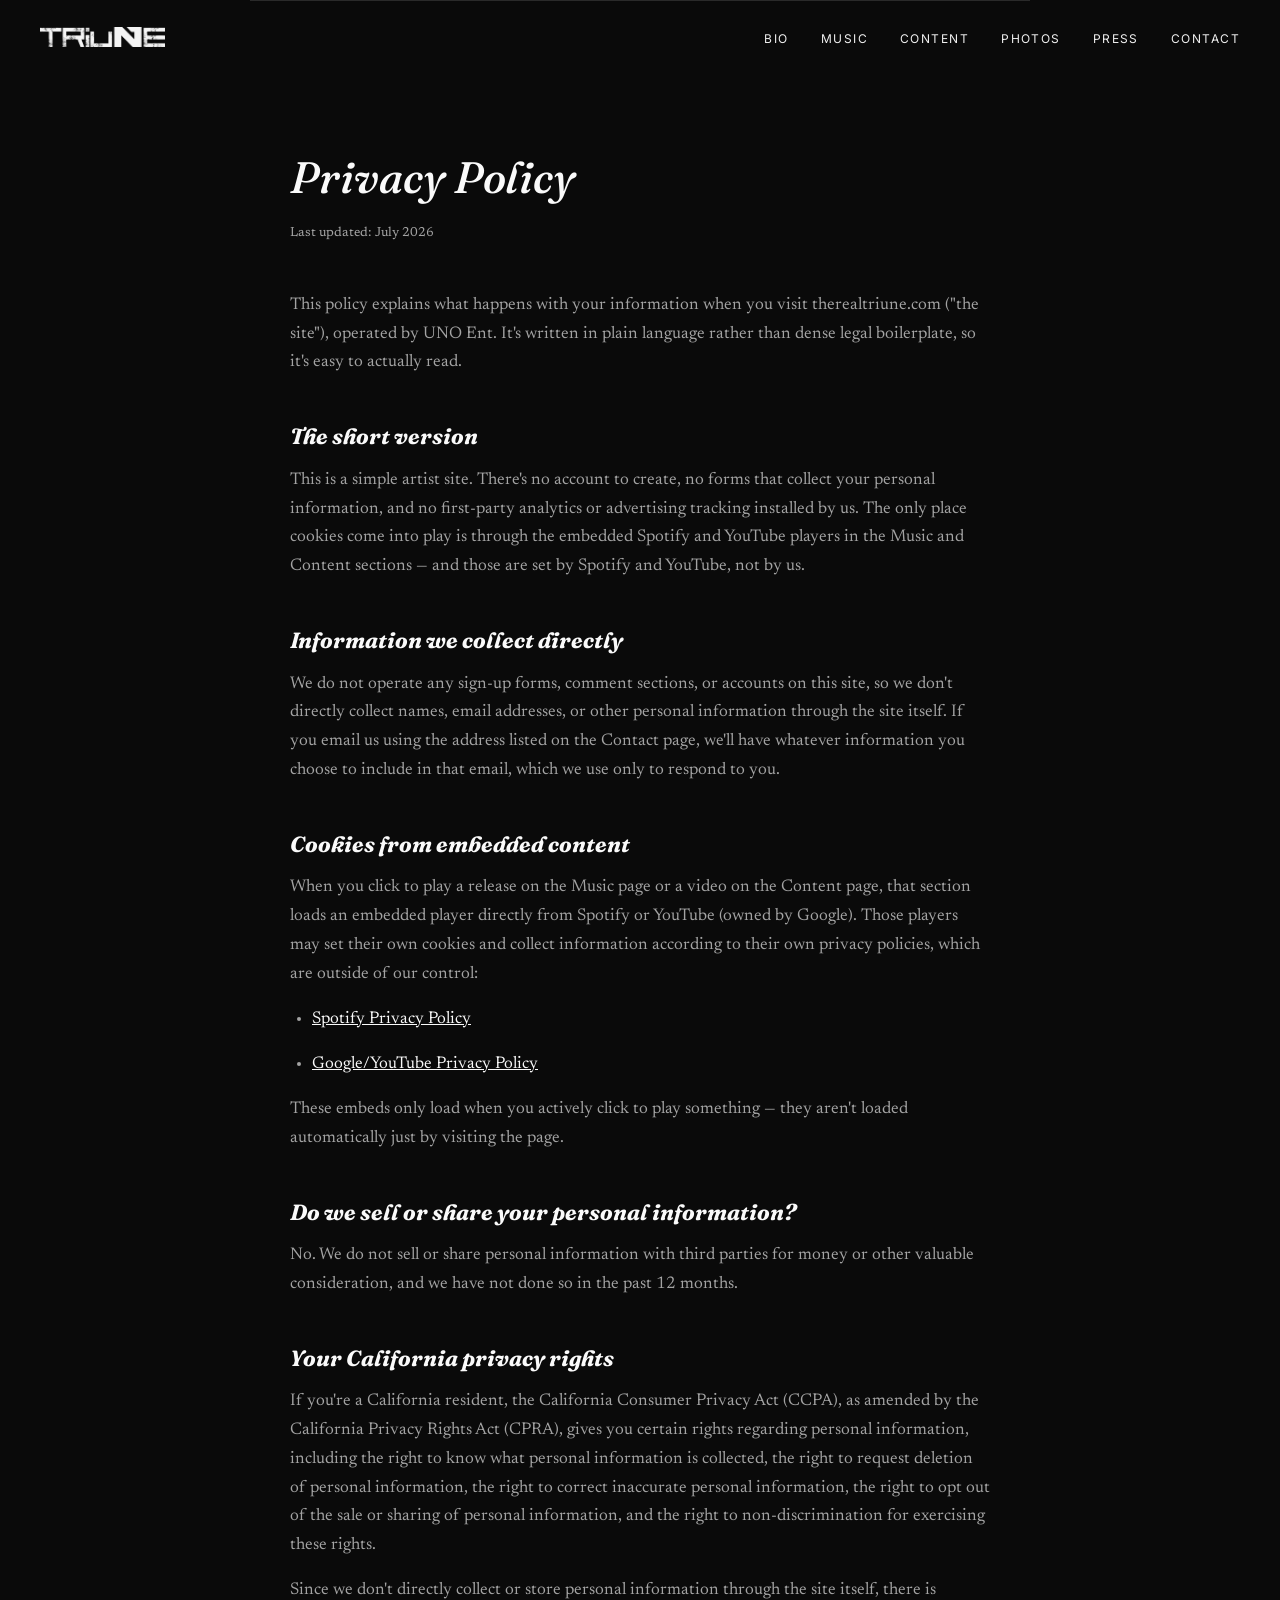
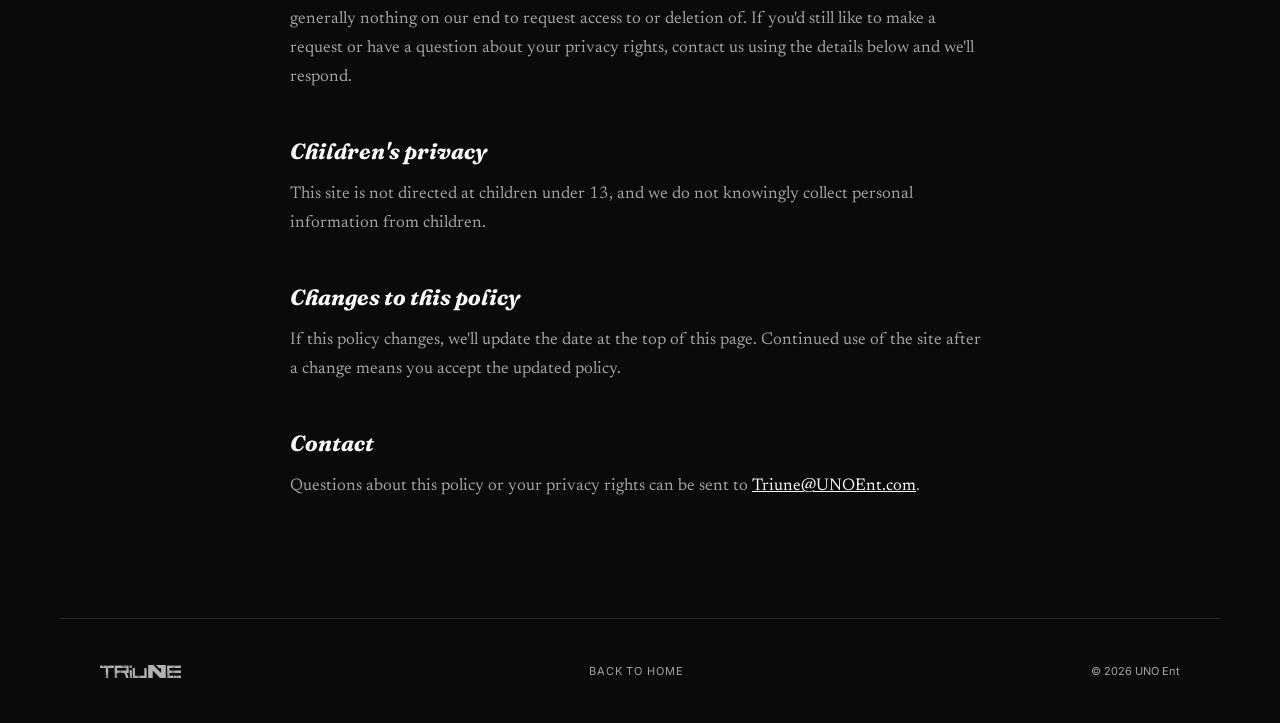
<file: privacy.html>
<!DOCTYPE html>
<html lang="en">
<head>
<meta charset="UTF-8">
<meta name="viewport" content="width=device-width, initial-scale=1.0">
<title>Privacy Policy — Triune</title>
<meta name="description" content="Privacy policy and cookie disclosure for therealtriune.com.">
<meta name="robots" content="noindex">

<link rel="icon" type="image/x-icon" href="images/favicon/favicon.ico">
<link rel="icon" type="image/png" sizes="16x16" href="images/favicon/favicon-16.png">
<link rel="icon" type="image/png" sizes="32x32" href="images/favicon/favicon-32.png">
<link rel="apple-touch-icon" sizes="180x180" href="images/favicon/favicon-180.png">

<link rel="preconnect" href="https://fonts.googleapis.com">
<link rel="preconnect" href="https://fonts.gstatic.com" crossorigin>
<link href="https://fonts.googleapis.com/css2?family=Fraunces:ital,opsz,wght@0,9..144,300;0,9..144,500;0,9..144,600;1,9..144,400;1,9..144,500&family=Newsreader:ital,opsz,wght@0,6..72,400;0,6..72,500;1,6..72,400&family=Inter:wght@400;500;600&display=swap" rel="stylesheet">

<link rel="stylesheet" href="css/style.css">
<style>
  .legal-page { max-width: 780px; margin: 0 auto; padding: 140px 40px 100px; }
  .legal-page h2 { font-family: var(--display); font-style: italic; font-size: clamp(32px, 5vw, 44px); margin: 0 0 8px; }
  .legal-page .updated { color: var(--text-dim); font-size: 13px; margin: 0 0 48px; }
  .legal-page h3 { font-family: var(--display); font-style: italic; font-size: 22px; margin: 40px 0 12px; }
  .legal-page p, .legal-page li { font-family: var(--serif-body); color: var(--text-dim); font-size: 17px; line-height: 1.7; margin: 0 0 16px; }
  .legal-page ul { padding-left: 22px; margin: 0 0 16px; }
  .legal-page a { color: var(--text); }
  .legal-page a:hover { color: var(--text-dim); }
  @media (max-width: 780px) { .legal-page { padding: 110px 20px 70px; } }
</style>
</head>
<body>

<header class="site-header">
  <div class="header-left">
    <a href="index.html" class="brand">
      <img src="images/triune-logo.png" alt="Triune" class="brand-logo">
    </a>
  </div>
  <nav class="main-nav">
    <button class="nav-toggle" id="navToggle" aria-label="Open menu" aria-expanded="false">
      <span></span><span></span><span></span>
    </button>
    <ul id="navList">
      <li><a href="index.html#bio">Bio</a></li>
      <li><a href="index.html#music">Music</a></li>
      <li><a href="index.html#content">Content</a></li>
      <li><a href="index.html#photos">Photos</a></li>
      <li><a href="index.html#press">Press</a></li>
      <li><a href="index.html#contact">Contact</a></li>
    </ul>
  </nav>
</header>

<main>
  <section class="legal-page">
    <h2>Privacy Policy</h2>
    <p class="updated">Last updated: July 2026</p>

    <p>This policy explains what happens with your information when you visit therealtriune.com ("the site"), operated by UNO Ent. It's written in plain language rather than dense legal boilerplate, so it's easy to actually read.</p>

    <h3>The short version</h3>
    <p>This is a simple artist site. There's no account to create, no forms that collect your personal information, and no first-party analytics or advertising tracking installed by us. The only place cookies come into play is through the embedded Spotify and YouTube players in the Music and Content sections — and those are set by Spotify and YouTube, not by us.</p>

    <h3>Information we collect directly</h3>
    <p>We do not operate any sign-up forms, comment sections, or accounts on this site, so we don't directly collect names, email addresses, or other personal information through the site itself. If you email us using the address listed on the Contact page, we'll have whatever information you choose to include in that email, which we use only to respond to you.</p>

    <h3>Cookies from embedded content</h3>
    <p>When you click to play a release on the Music page or a video on the Content page, that section loads an embedded player directly from Spotify or YouTube (owned by Google). Those players may set their own cookies and collect information according to their own privacy policies, which are outside of our control:</p>
    <ul>
      <li><a href="https://www.spotify.com/legal/privacy-policy/" target="_blank" rel="noopener">Spotify Privacy Policy</a></li>
      <li><a href="https://policies.google.com/privacy" target="_blank" rel="noopener">Google/YouTube Privacy Policy</a></li>
    </ul>
    <p>These embeds only load when you actively click to play something — they aren't loaded automatically just by visiting the page.</p>

    <h3>Do we sell or share your personal information?</h3>
    <p>No. We do not sell or share personal information with third parties for money or other valuable consideration, and we have not done so in the past 12 months.</p>

    <h3>Your California privacy rights</h3>
    <p>If you're a California resident, the California Consumer Privacy Act (CCPA), as amended by the California Privacy Rights Act (CPRA), gives you certain rights regarding personal information, including the right to know what personal information is collected, the right to request deletion of personal information, the right to correct inaccurate personal information, the right to opt out of the sale or sharing of personal information, and the right to non-discrimination for exercising these rights.</p>
    <p>Since we don't directly collect or store personal information through the site itself, there is generally nothing on our end to request access to or deletion of. If you'd still like to make a request or have a question about your privacy rights, contact us using the details below and we'll respond.</p>

    <h3>Children's privacy</h3>
    <p>This site is not directed at children under 13, and we do not knowingly collect personal information from children.</p>

    <h3>Changes to this policy</h3>
    <p>If this policy changes, we'll update the date at the top of this page. Continued use of the site after a change means you accept the updated policy.</p>

    <h3>Contact</h3>
    <p>Questions about this policy or your privacy rights can be sent to <a href="mailto:Triune@UNOEnt.com">Triune@UNOEnt.com</a>.</p>
  </section>
</main>

<footer class="site-footer">
  <img src="images/triune-logo.png" alt="Triune" class="footer-logo">
  <a href="index.html">Back to home</a>
  <p>&copy; <span id="year"></span> UNO Ent</p>
</footer>

<script>
  document.getElementById("year").textContent = new Date().getFullYear();
  const toggle = document.getElementById("navToggle");
  const list = document.getElementById("navList");
  toggle.addEventListener("click", () => {
    const open = list.classList.toggle("open");
    toggle.setAttribute("aria-expanded", String(open));
  });
</script>
</body>
</html>
</file>
<file: css/style.css>
/* ===== Design tokens ===== */
:root {
  --bg: #0a0a0a;
  --bg-alt: #141414;
  --line: #2a2a2a;
  --text: #fafafa;
  --text-dim: #a3a3a3;

  --display: 'Fraunces', Georgia, serif;
  --serif-body: 'Newsreader', Georgia, serif;
  --body: 'Inter', -apple-system, sans-serif;
  --mono: 'Courier New', monospace;

  --max: 1160px;
}

* { box-sizing: border-box; }
html { scroll-behavior: smooth; }

body {
  margin: 0;
  background: var(--bg);
  color: var(--text);
  font-family: var(--body);
  line-height: 1.65;
  -webkit-font-smoothing: antialiased;
}

a { color: inherit; }
img { max-width: 100%; display: block; }
.mono { font-family: var(--mono); }

.eyebrow {
  font-size: 12px;
  text-transform: uppercase;
  letter-spacing: 0.16em;
  color: var(--text-dim);
  margin: 0 0 10px;
}

@media (prefers-reduced-motion: reduce) {
  html { scroll-behavior: auto; }
  * { animation-duration: 0.01ms !important; transition-duration: 0.01ms !important; }
}

/* ===== Header ===== */
.site-header {
  position: fixed;
  top: 0; left: 0; right: 0;
  z-index: 100;
  display: flex;
  align-items: center;
  justify-content: space-between;
  padding: 24px 40px;
  mix-blend-mode: difference;
}
.header-left { display: flex; align-items: center; gap: 14px; }
.brand-logo { height: 20px; width: auto; }

.main-nav ul {
  display: flex;
  gap: 32px;
  list-style: none;
  margin: 0;
  padding: 0;
}

.main-nav a {
  text-decoration: none;
  font-size: 12px;
  text-transform: uppercase;
  letter-spacing: 0.12em;
  color: var(--text);
  padding-bottom: 3px;
  border-bottom: 1px solid transparent;
  transition: border-color 0.2s ease;
}
.main-nav a:hover, .main-nav a:focus-visible { border-color: var(--text); }

.nav-toggle {
  display: none;
  flex-direction: column;
  gap: 5px;
  background: none;
  border: 0;
  cursor: pointer;
  padding: 4px;
}
.nav-toggle span { width: 22px; height: 2px; background: var(--text); }

/* ===== Hero ===== */
.hero {
  position: relative;
  height: 100vh;
  min-height: 620px;
  display: flex;
  flex-direction: column;
  justify-content: flex-end;
  overflow: hidden;
}
.hero-bg {
  position: absolute;
  inset: 0;
  width: 100%;
  height: 100%;
  object-fit: cover;
  object-position: center 20%;
  filter: grayscale(1) contrast(1.12);
}
.hero-scrim {
  position: absolute;
  inset: 0;
  background: linear-gradient(180deg, rgba(10,10,10,0.25) 0%, rgba(10,10,10,0.3) 45%, rgba(10,10,10,0.97) 100%);
}
.hero-inner {
  position: relative;
  z-index: 1;
  padding: 0 40px 20px;
  max-width: var(--max);
  margin: 0 auto;
  width: 100%;
}
.hero-logo { width: min(600px, 82vw); height: auto; margin-bottom: 22px; }
.hero-sub {
  font-family: var(--display);
  font-weight: 300;
  color: var(--text-dim);
  font-size: 20px;
  max-width: 46ch;
  margin: 0 0 30px;
  line-height: 1.4;
}
.hero-actions { display: flex; gap: 14px; }

.btn {
  display: inline-block;
  padding: 13px 28px;
  font-size: 12px;
  text-transform: uppercase;
  letter-spacing: 0.1em;
  text-decoration: none;
  transition: opacity 0.15s ease;
}
.btn-primary { background: var(--text); color: var(--bg); }
.btn-primary:hover { opacity: 0.85; }
.btn-ghost { border: 1px solid var(--text); color: var(--text); }
.btn-ghost:hover { background: rgba(255,255,255,0.08); }

/* ===== Section shell ===== */
main section {
  max-width: var(--max);
  margin: 0 auto;
  padding: 100px 40px;
  border-top: 1px solid var(--line);
}

main section h2 {
  font-family: var(--display);
  font-weight: 500;
  font-style: italic;
  font-size: clamp(40px, 5.5vw, 60px);
  margin: 0 0 14px;
}
.section-note { color: var(--text-dim); margin: 0 0 48px; font-size: 15px; }

.filter-row { display: flex; align-items: center; gap: 14px; margin: -24px 0 36px; }
.filter-label {
  font-size: 11px;
  text-transform: uppercase;
  letter-spacing: 0.14em;
  color: var(--text-dim);
}
.filter-select {
  appearance: none;
  background: transparent;
  border: none;
  border-bottom: 1px solid var(--text);
  color: var(--text);
  font-family: var(--display);
  font-style: italic;
  font-size: 17px;
  padding: 4px 26px 6px 2px;
  cursor: pointer;
  background-image: url("data:image/svg+xml;utf8,<svg xmlns='http://www.w3.org/2000/svg' width='10' height='6'><path d='M0 0 L5 6 L10 0' fill='none' stroke='white' stroke-width='1.4'/></svg>");
  background-repeat: no-repeat;
  background-position: right 4px center;
}
.filter-select:focus-visible { outline: 1px solid var(--text-dim); outline-offset: 4px; }
.filter-select option { background: var(--bg); color: var(--text); font-style: normal; }

/* ===== Bio ===== */
.bio-grid { display: grid; grid-template-columns: 1.25fr 1fr; gap: 64px; align-items: start; }
.bio-copy p { font-family: var(--serif-body); color: var(--text-dim); font-size: 20px; line-height: 1.7; margin: 0 0 22px; }
.bio-copy em { color: var(--text); font-style: italic; font-family: var(--display); }
.drop-cap::first-letter {
  font-family: var(--display);
  font-style: italic;
  font-size: 76px;
  font-weight: 500;
  float: left;
  line-height: 0.8;
  margin: 8px 10px 0 0;
  color: var(--text);
}
.pull-quote {
  font-family: var(--display);
  font-style: italic;
  font-weight: 400;
  font-size: 28px;
  line-height: 1.35;
  color: var(--text);
  margin: 36px 0;
  padding-left: 24px;
  border-left: 2px solid var(--text);
}
.bio-photo { width: 100%; height: 100%; object-fit: cover; filter: grayscale(1); max-height: 560px; }

/* ===== Music ===== */
.tape-grid { display: flex; flex-direction: column; }

.tape-thumb {
  width: 44px;
  height: 44px;
  object-fit: cover;
  flex-shrink: 0;
}
.tape-thumb-empty {
  display: block;
  background: var(--bg-alt, #141414);
  border: 1px solid var(--line);
}

.tape-card {
  display: grid;
  grid-template-columns: 56px 1fr auto;
  align-items: center;
  gap: 20px;
  padding: 14px 0;
  border-bottom: 1px solid var(--line);
  text-decoration: none;
  color: var(--text);
  transition: opacity 0.15s ease;
}
.tape-card:hover, .tape-card:focus-visible { opacity: 0.55; }
.tape-card .tape-title { font-family: var(--display); font-style: italic; font-weight: 500; font-size: 19px; }
.tape-card .tape-side { font-size: 11px; text-transform: uppercase; letter-spacing: 0.08em; color: var(--text-dim); white-space: nowrap; }

.tape-card-local {
  display: grid;
  grid-template-columns: 56px 1fr;
  grid-template-areas: "idx title" "idx audio" "idx side";
  gap: 4px 20px;
  padding: 14px 0;
  border-bottom: 1px solid var(--line);
}
.tape-card-local .tape-thumb { grid-area: idx; }
.tape-card-local .tape-title { grid-area: title; font-family: var(--display); font-style: italic; font-weight: 500; font-size: 19px; }
.tape-card-local audio { grid-area: audio; width: 100%; height: 32px; filter: invert(1) grayscale(1); margin: 6px 0; }
.tape-card-local .tape-side { grid-area: side; font-size: 11px; text-transform: uppercase; letter-spacing: 0.08em; color: var(--text-dim); }

.tape-card-album { border-bottom: 1px solid var(--line); }
.tape-album-toggle {
  appearance: none;
  -webkit-appearance: none;
  width: 100%;
  display: grid;
  grid-template-columns: 56px minmax(0, 1fr) 24px;
  align-items: center;
  gap: 20px;
  padding: 14px 0;
  background: none;
  border: none;
  color: var(--text);
  text-align: left;
  font-family: var(--body);
  cursor: pointer;
}
.tape-album-toggle .tape-title { font-family: var(--display); font-style: italic; font-weight: 500; font-size: 19px; }
.tape-album-caret { display: flex; align-items: center; justify-content: flex-end; }
.toggle-icon { width: 16px; height: auto; opacity: 0.7; transition: transform 0.25s ease, opacity 0.15s ease; }
.tape-album-toggle:hover .toggle-icon { opacity: 1; }
.tape-album-toggle[aria-expanded="true"] .toggle-icon { transform: rotate(90deg); opacity: 1; }

.tape-album-body { padding: 4px 0 32px; }
.tape-album-meta {
  font-size: 11px;
  text-transform: uppercase;
  letter-spacing: 0.08em;
  color: var(--text-dim);
  margin: 0 0 18px;
}
.tape-album-layout { display: grid; grid-template-columns: 240px 1fr; gap: 32px; align-items: start; }
.tape-album-cover { width: 100%; aspect-ratio: 1; object-fit: cover; }
.tape-album-player { width: 100%; height: 34px; filter: invert(1) grayscale(1); margin-bottom: 18px; }
.tape-simple-player { width: 100%; height: 34px; filter: invert(1) grayscale(1); }
.tape-listen-btn { display: inline-block; }
.tape-link-tbd { color: var(--text-dim); font-size: 14px; margin: 0; }
.tape-embed { display: block; border-radius: 8px; }

.tape-tracklist { list-style: none; margin: 0; padding: 0; display: grid; gap: 2px; }
.track-btn {
  appearance: none;
  -webkit-appearance: none;
  width: 100%;
  display: flex;
  align-items: center;
  gap: 16px;
  background: none;
  border: none;
  color: var(--text-dim);
  text-align: left;
  padding: 9px 12px;
  cursor: pointer;
  font-family: var(--body);
  font-size: 15px;
  border-radius: 2px;
  transition: background 0.15s ease, color 0.15s ease;
}
.track-btn:hover { background: rgba(255,255,255,0.05); color: var(--text); }
.track-btn.playing { color: var(--text); background: rgba(255,255,255,0.08); }
.track-btn .track-num { font-size: 12px; color: var(--text-dim); width: 20px; }
.track-btn.playing .track-num { color: var(--text); }

/* ===== Photos — asymmetric editorial spread ===== */
.photo-grid {
  display: grid;
  grid-template-columns: repeat(6, 1fr);
  grid-auto-rows: 150px;
  gap: 4px;
}
.photo-grid img {
  width: 100%;
  height: 100%;
  object-fit: cover;
  filter: grayscale(1) contrast(1.05);
  transition: filter 0.2s ease;
}
.photo-grid img:hover { filter: grayscale(0.2) contrast(1.05); }
.photo-grid .photo-tile:nth-child(6n+1) { grid-column: span 4; grid-row: span 3; }
.photo-grid .photo-tile:nth-child(6n+2) { grid-column: span 2; grid-row: span 2; }
.photo-grid .photo-tile:nth-child(6n+3) { grid-column: span 2; grid-row: span 2; }
.photo-grid .photo-tile:nth-child(6n+4) { grid-column: span 2; grid-row: span 3; }
.photo-grid .photo-tile:nth-child(6n+5) { grid-column: span 3; grid-row: span 2; }
.photo-grid .photo-tile:nth-child(6n) { grid-column: span 3; grid-row: span 2; }
.photo-tile {
  appearance: none;
  -webkit-appearance: none;
  display: block;
  width: 100%;
  height: 100%;
  background: none;
  border: none;
  padding: 0;
  margin: 0;
  cursor: pointer;
}

/* ===== Lightbox ===== */
.lightbox {
  position: fixed;
  inset: 0;
  z-index: 1000;
  background: rgba(10,10,10,0.97);
  display: flex;
  align-items: center;
  justify-content: center;
  padding: 40px;
  opacity: 0;
  transition: opacity 0.2s ease;
}
.lightbox[hidden] { display: none; }
.lightbox.open { opacity: 1; }
.lightbox-img {
  max-width: 100%;
  max-height: 100%;
  object-fit: contain;
  filter: grayscale(1) contrast(1.05);
  box-shadow: 0 30px 80px -20px rgba(0,0,0,0.7);
}
.lightbox-close {
  position: absolute;
  top: 24px;
  right: 32px;
  appearance: none;
  -webkit-appearance: none;
  background: none;
  border: none;
  color: var(--text);
  font-size: 36px;
  line-height: 1;
  font-family: var(--body);
  cursor: pointer;
  padding: 8px;
}
.lightbox-close:hover { color: var(--text-dim); }

.lightbox-nav {
  position: absolute;
  top: 50%;
  transform: translateY(-50%);
  appearance: none;
  -webkit-appearance: none;
  width: 56px;
  height: 56px;
  border-radius: 50%;
  background: rgba(10,10,10,0.4);
  border: 1px solid rgba(250,250,250,0.25);
  color: var(--text);
  font-size: 28px;
  font-family: var(--body);
  line-height: 1;
  cursor: pointer;
  display: flex;
  align-items: center;
  justify-content: center;
  transition: background 0.15s ease, border-color 0.15s ease;
}
.lightbox-nav:hover { background: rgba(10,10,10,0.7); border-color: rgba(250,250,250,0.5); }
.lightbox-prev { left: 20px; }
.lightbox-next { right: 20px; }

/* ===== Content ===== */
.content-group { margin-bottom: 56px; }
.content-group:last-child { margin-bottom: 0; }
.content-group h3 {
  font-family: var(--display);
  font-style: italic;
  font-weight: 500;
  font-size: 22px;
  margin: 0 0 20px;
}

.video-grid {
  display: grid;
  grid-template-columns: repeat(6, 1fr);
  grid-auto-rows: 240px;
  gap: 16px;
}
/* Row 1: hero + small */
.video-grid .video-tile:nth-child(1) { grid-column: span 4; }
.video-grid .video-tile:nth-child(2) { grid-column: span 2; }
/* Row 2: even trio */
.video-grid .video-tile:nth-child(3),
.video-grid .video-tile:nth-child(4),
.video-grid .video-tile:nth-child(5) { grid-column: span 2; }
/* Row 3: closing pair */
.video-grid .video-tile:nth-child(6),
.video-grid .video-tile:nth-child(7) { grid-column: span 3; }
/* Anything beyond 7 falls back to a simple repeating rhythm */
.video-grid .video-tile:nth-child(n+8) { grid-column: span 3; }

.video-tile {
  appearance: none;
  -webkit-appearance: none;
  position: relative;
  display: block;
  width: 100%;
  height: 100%;
  overflow: hidden;
  text-decoration: none;
  color: var(--text);
  background: none;
  border: none;
  padding: 0;
  margin: 0;
  font-family: var(--body);
  cursor: pointer;
}
.video-frame {
  position: absolute;
  inset: 0;
  width: 100%;
  height: 100%;
  border: 0;
}
.video-thumb {
  position: absolute;
  inset: 0;
  width: 100%;
  height: 100%;
  object-fit: cover;
  filter: grayscale(1) contrast(1.05);
  transition: filter 0.2s ease, transform 0.3s ease;
}
.video-tile:hover .video-thumb { filter: grayscale(0.2) contrast(1.05); transform: scale(1.03); }
.video-thumb-empty {
  background:
    repeating-linear-gradient(135deg, var(--bg-alt, #141414), var(--bg-alt, #141414) 10px, #1c1812 10px, #1c1812 20px);
}


.video-play {
  position: absolute;
  top: 50%;
  left: 50%;
  transform: translate(-50%, -50%);
  width: 46px;
  height: 46px;
  border-radius: 50%;
  background: rgba(10,10,10,0.55);
  border: 1px solid rgba(250,250,250,0.5);
  display: flex;
  align-items: center;
  justify-content: center;
  opacity: 0;
  transition: opacity 0.2s ease, background 0.2s ease;
}
.video-tile:hover .video-play { opacity: 1; background: rgba(10,10,10,0.75); }
.video-play i {
  display: block;
  width: 0;
  height: 0;
  margin-left: 3px;
  border-top: 7px solid transparent;
  border-bottom: 7px solid transparent;
  border-left: 12px solid var(--text);
}

.video-caption {
  position: absolute;
  left: 0; right: 0; bottom: 0;
  padding: 16px 18px;
  background: linear-gradient(0deg, rgba(10,10,10,0.95) 0%, rgba(10,10,10,0.55) 65%, transparent 100%);
  display: flex;
  flex-direction: column;
  gap: 3px;
}
.video-tile-title {
  font-family: var(--display);
  font-style: italic;
  font-weight: 500;
  font-size: 17px;
  line-height: 1.3;
  text-align: left;
}
.video-tile-credit { font-size: 10px; color: var(--text-dim); text-transform: uppercase; letter-spacing: 0.06em; }

/* ===== Press ===== */
.press-list { list-style: none; margin: 0; padding: 0; }
.press-list li {
  border-bottom: 1px solid var(--line);
  padding: 18px 0;
  display: flex;
  justify-content: space-between;
  gap: 16px;
  flex-wrap: wrap;
}
.press-list a { text-decoration: none; color: var(--text); font-weight: 500; font-size: 17px; font-family: var(--display); }
.press-list a:hover { color: var(--text-dim); }
.press-date { font-size: 13px; color: var(--text-dim); white-space: nowrap; }

/* ===== Contact ===== */
.contact-grid { display: grid; grid-template-columns: 1fr 1fr; gap: 48px; }
.contact-label { text-transform: uppercase; font-size: 11px; letter-spacing: 0.14em; color: var(--text-dim); margin: 0 0 10px; }
.contact-block p { margin: 4px 0; font-size: 13px; color: var(--text-dim); }
.contact-block a { text-decoration: none; text-transform: uppercase; letter-spacing: 0.06em; }
.contact-block a:hover { color: var(--text); }
.social-list { list-style: none; padding: 0; margin: 0; display: flex; flex-wrap: wrap; gap: 16px; }
.social-list a {
  display: flex;
  align-items: center;
  justify-content: center;
  width: 34px;
  height: 34px;
  color: var(--text-dim);
  transition: color 0.15s ease;
}
.social-list a:hover { color: var(--text); }
.social-list svg { width: 20px; height: 20px; }

/* ===== Footer ===== */
.site-footer {
  display: flex;
  justify-content: space-between;
  align-items: center;
  padding: 32px 40px;
  max-width: var(--max);
  margin: 0 auto;
  border-top: 1px solid var(--line);
  font-size: 11px;
  color: var(--text-dim);
}
.footer-logo { height: 13px; width: auto; filter: brightness(0.7); }
.site-footer a { text-decoration: none; text-transform: uppercase; letter-spacing: 0.08em; }
.site-footer a:hover { color: var(--text); }

/* ===== Cookie notice ===== */
.cookie-notice {
  position: fixed;
  left: 20px;
  right: 20px;
  bottom: 20px;
  z-index: 900;
  max-width: 640px;
  margin: 0 auto;
  background: var(--bg-alt, #141414);
  border: 1px solid var(--line);
  border-radius: 6px;
  padding: 18px 20px;
  display: flex;
  align-items: center;
  gap: 20px;
  flex-wrap: wrap;
  box-shadow: 0 20px 50px -15px rgba(0,0,0,0.6);
}
.cookie-notice[hidden] { display: none; }
.cookie-notice p { margin: 0; font-size: 13px; color: var(--text-dim); flex: 1 1 320px; }
.cookie-notice a { color: var(--text); text-decoration: underline; }
.cookie-notice button {
  appearance: none;
  -webkit-appearance: none;
  background: var(--text);
  color: var(--bg);
  border: none;
  padding: 10px 20px;
  font-size: 12px;
  text-transform: uppercase;
  letter-spacing: 0.06em;
  cursor: pointer;
  white-space: nowrap;
}
.cookie-notice button:hover { opacity: 0.85; }

/* ===== Responsive ===== */
@media (max-width: 780px) {
  .site-header { padding: 18px 20px; }
  .main-nav ul {
    position: fixed;
    inset: 60px 0 0 0;
    background: var(--bg);
    flex-direction: column;
    padding: 24px 20px;
    gap: 20px;
    transform: translateX(100%);
    transition: transform 0.25s ease;
  }
  .main-nav ul.open { transform: translateX(0); }
  .nav-toggle { display: flex; }
  .hero-inner { padding: 0 20px 16px; }
  main section { padding: 72px 20px; }
  .bio-grid { grid-template-columns: 1fr; }
  .bio-photo { max-height: 380px; }
  .drop-cap::first-letter { font-size: 56px; }
  .pull-quote { font-size: 22px; }
  .contact-grid { grid-template-columns: 1fr; }
  .site-footer { flex-direction: column; gap: 12px; padding: 28px 20px; }
  .photo-grid { grid-template-columns: repeat(2, 1fr); grid-auto-rows: 200px; }
  .photo-grid .photo-tile:nth-child(n) { grid-column: span 1; grid-row: span 1; }
  .video-grid { grid-template-columns: 1fr; gap: 16px; }
  .tape-album-layout { grid-template-columns: 1fr; }
  .tape-album-cover { max-width: 200px; }
  .tape-album-toggle { grid-template-columns: 40px minmax(0, 1fr) 20px; gap: 12px; }
}
</file>
